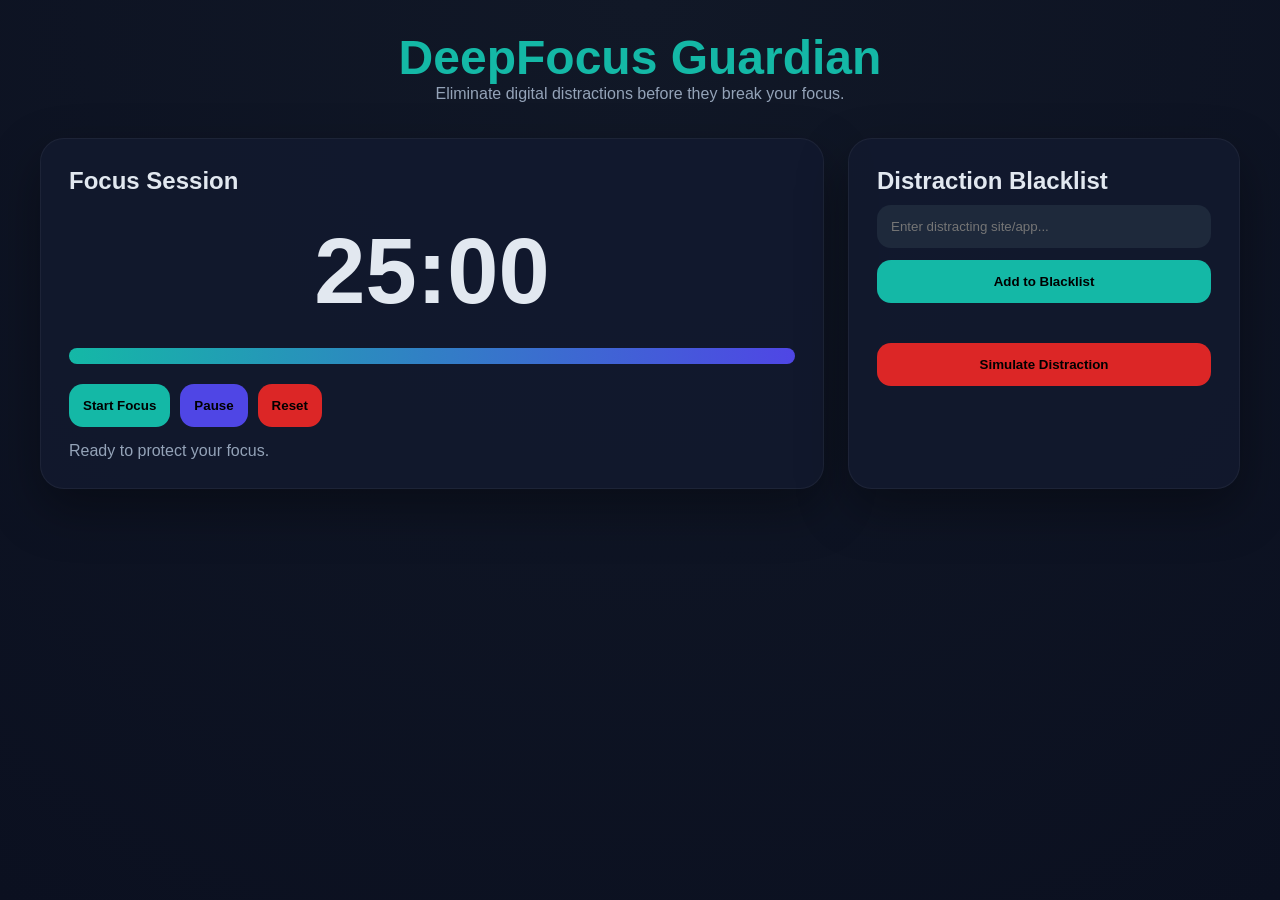
<file: distraction-killer/index.html>
<!DOCTYPE html>
<html lang="bg">
<head>
  <meta charset="UTF-8" />
  <meta name="viewport" content="width=device-width, initial-scale=1.0" />
  <title>DeepFocus Guardian</title>
  <link rel="stylesheet" href="style.css" />
</head>
<body>
  <div class="app">
    <header>
      <h1>DeepFocus Guardian</h1>
      <p>Eliminate digital distractions before they break your focus.</p>
    </header>

    <main class="dashboard">
      <section class="card">
        <h2>Focus Session</h2>
        <div id="timer">25:00</div>

        <div class="progress-container">
          <div id="progressBar"></div>
        </div>

        <div style="display:flex; gap:10px; margin-top:20px;">
          <button id="startBtn" class="primary">Start Focus</button>
          <button id="pauseBtn" class="secondary">Pause</button>
          <button id="resetBtn" class="danger">Reset</button>
        </div>

        <p id="status" style="margin-top:15px; color:#94a3b8;">Ready to protect your focus.</p>
      </section>

      <section class="card">
        <h2>Distraction Blacklist</h2>
        <input type="text" id="siteInput" placeholder="Enter distracting site/app..." />
        <button id="addSiteBtn" class="primary" style="margin-top:12px; width:100%;">
          Add to Blacklist
        </button>

        <ul id="blacklist" style="margin-top:20px;"></ul>

        <button id="simulateBtn" class="danger" style="margin-top:20px; width:100%;">
          Simulate Distraction
        </button>
      </section>
    </main>
  </div>

  <audio id="alertSound">
    <source src="https://actions.google.com/sounds/v1/alarms/alarm_clock.ogg" type="audio/ogg">
  </audio>

  <script src="app.js"></script>
</body>
</html>
</file>
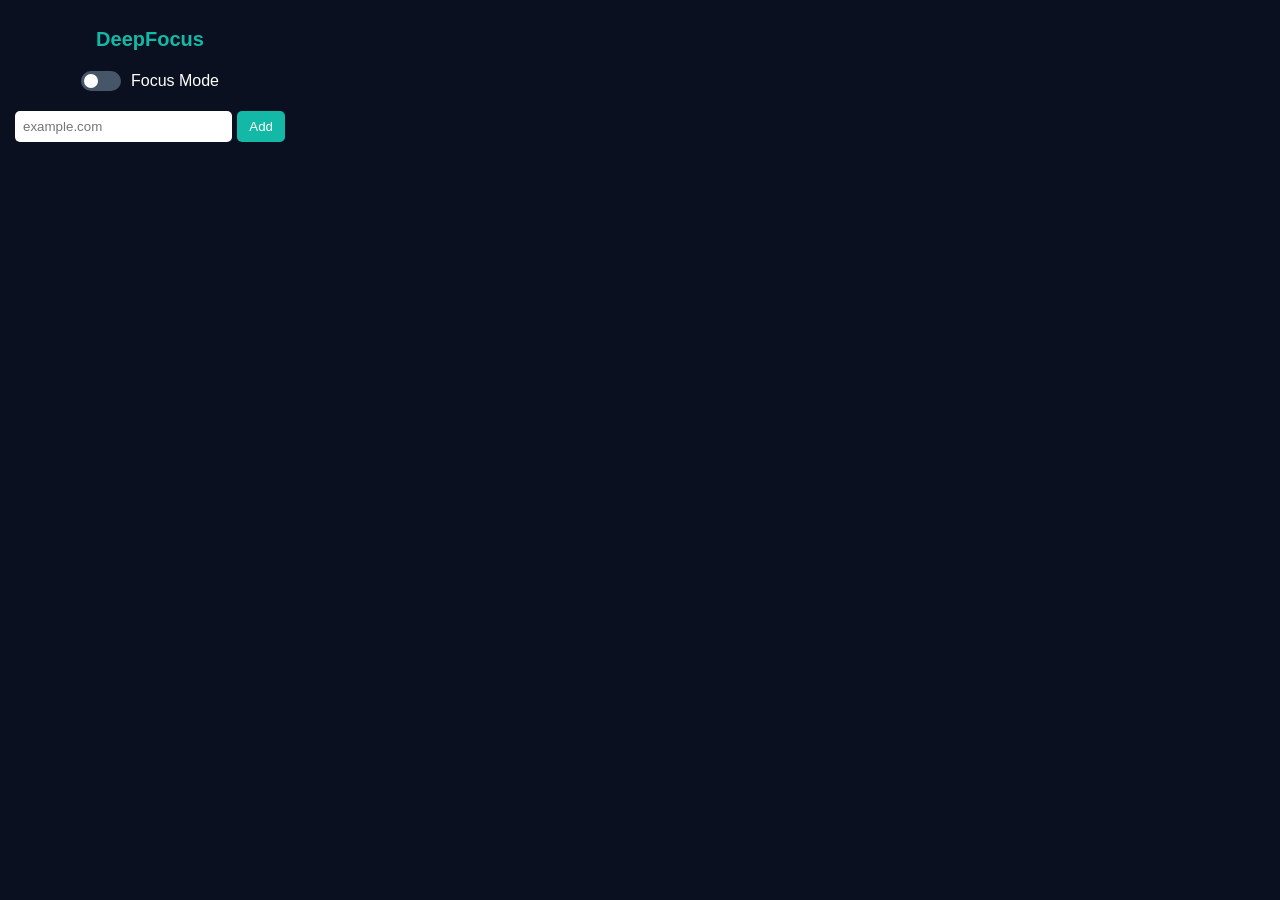
<file: deepfocus-extension/popup.html>
<!DOCTYPE html>
<html>
<head>
  <meta charset="UTF-8">
  <link rel="stylesheet" href="popup.css">
</head>
<body>
  <div class="container">
    <h1>DeepFocus</h1>
    <div class="toggle-section">
      <label class="switch">
        <input type="checkbox" id="focusToggle">
        <span class="slider"></span>
      </label>
      <span>Focus Mode</span>
    </div>
    <div class="input-group">
      <input type="text" id="siteInput" placeholder="example.com">
      <button id="addBtn">Add</button>
    </div>
    <ul id="siteList"></ul>
  </div>
  <script src="popup.js"></script>
</body>
</html>
</file>
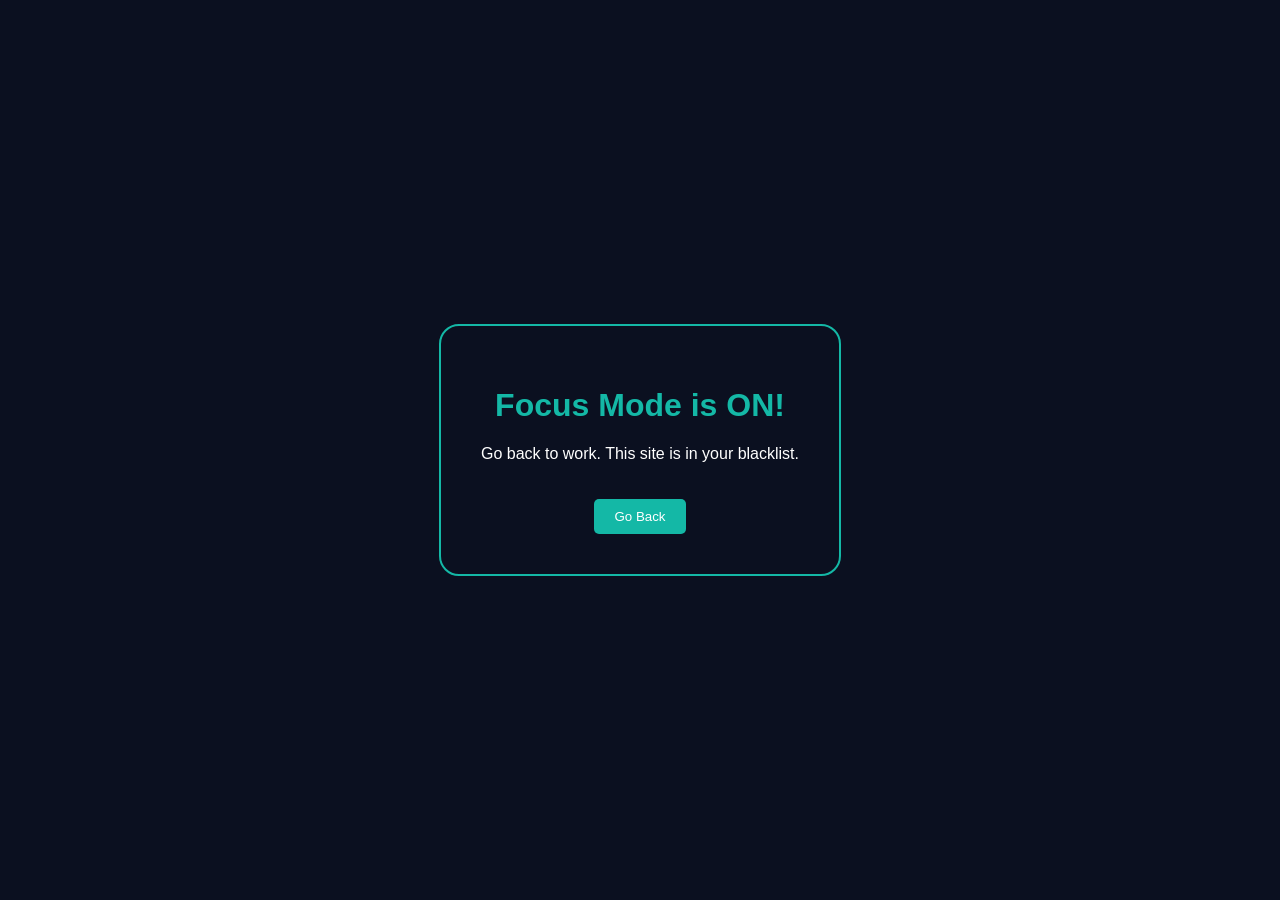
<file: deepfocus-extension/warning.html>
<!DOCTYPE html>
<html>
<head>
  <style>
    body { background: #0b1020; color: white; display: flex; align-items: center; justify-content: center; height: 100vh; font-family: sans-serif; margin: 0; }
    .box { text-align: center; border: 2px solid #14b8a6; padding: 40px; border-radius: 20px; }
    h1 { color: #14b8a6; }
    button { background: #14b8a6; color: white; border: none; padding: 10px 20px; border-radius: 5px; cursor: pointer; margin-top: 20px; }
  </style>
</head>
<body>
  <div class="box">
    <h1>Focus Mode is ON!</h1>
    <p>Go back to work. This site is in your blacklist.</p>
    <button onclick="history.back()">Go Back</button>
  </div>
</body>
</html>
</file>
<file: distraction-killer/style.css>
:root {
  --bg: #0b1020;
  --card: #12192e;
  --accent: #14b8a6;
  --secondary: #4f46e5;
  --danger: #dc2626;
  --text: #e2e8f0;
  --muted: #94a3b8;
}

* {
  margin: 0;
  padding: 0;
  box-sizing: border-box;
}

body {
  background: radial-gradient(circle at top, #111827, var(--bg));
  color: var(--text);
  font-family: Inter, sans-serif;
  min-height: 100vh;
  padding: 30px;
}

.app {
  max-width: 1200px;
  margin: auto;
}

header {
  text-align: center;
  margin-bottom: 35px;
}

header h1 {
  font-size: 48px;
  color: var(--accent);
}

header p {
  color: var(--muted);
}

.dashboard {
  display: grid;
  grid-template-columns: 2fr 1fr;
  gap: 24px;
}

.card {
  background: rgba(18, 25, 46, 0.95);
  border: 1px solid rgba(255,255,255,0.05);
  border-radius: 24px;
  padding: 28px;
  box-shadow: 0 20px 50px rgba(0,0,0,0.35);
}

#timer {
  font-size: 92px;
  text-align: center;
  font-weight: 800;
  margin: 24px 0;
}

.progress-container {
  height: 16px;
  background: #1e293b;
  border-radius: 999px;
  overflow: hidden;
}

#progressBar {
  height: 100%;
  width: 100%;
  background: linear-gradient(90deg, var(--accent), var(--secondary));
}

button {
  border: none;
  border-radius: 14px;
  padding: 14px;
  cursor: pointer;
  font-weight: 600;
  transition: 0.25s;
}

button:hover {
  transform: scale(1.03);
}

.primary {
  background: var(--accent);
}

.secondary {
  background: var(--secondary);
}

.danger {
  background: var(--danger);
}

input {
  width: 100%;
  padding: 14px;
  border-radius: 14px;
  border: none;
  margin-top: 10px;
  background: #1e293b;
  color: white;
}

.alert-mode {
  animation: pulseRed 0.6s infinite alternate;
}

@keyframes pulseRed {
  from { background: #7f1d1d; }
  to { background: #dc2626; }
}

@media(max-width: 900px) {
  .dashboard {
    grid-template-columns: 1fr;
  }
}
</file>
<file: deepfocus-extension/popup.css>
body { width: 300px; font-family: 'Segoe UI', sans-serif; background: #0b1020; color: white; margin: 0; }
.container { padding: 15px; }
h1 { color: #14b8a6; font-size: 20px; text-align: center; margin-bottom: 20px; }
.toggle-section { display: flex; align-items: center; justify-content: center; gap: 10px; margin-bottom: 20px; }
.input-group { display: flex; gap: 5px; }
input { flex: 1; padding: 8px; border-radius: 5px; border: none; }
button { background: #14b8a6; color: white; border: none; padding: 8px 12px; border-radius: 5px; cursor: pointer; }
ul { list-style: none; padding: 0; margin-top: 15px; }
li { background: #1e293b; padding: 8px; margin-bottom: 5px; border-radius: 5px; display: flex; justify-content: space-between; align-items: center; }
.remove-btn { color: #f87171; cursor: pointer; font-weight: bold; background: none; border: none; }

/* Switch Style */
.switch { position: relative; display: inline-block; width: 40px; height: 20px; }
.switch input { opacity: 0; width: 0; height: 0; }
.slider { position: absolute; cursor: pointer; top: 0; left: 0; right: 0; bottom: 0; background-color: #475569; transition: .4s; border-radius: 20px; }
.slider:before { position: absolute; content: ""; height: 14px; width: 14px; left: 3px; bottom: 3px; background-color: white; transition: .4s; border-radius: 50%; }
input:checked + .slider { background-color: #14b8a6; }
input:checked + .slider:before { transform: translateX(20px); }
</file>
